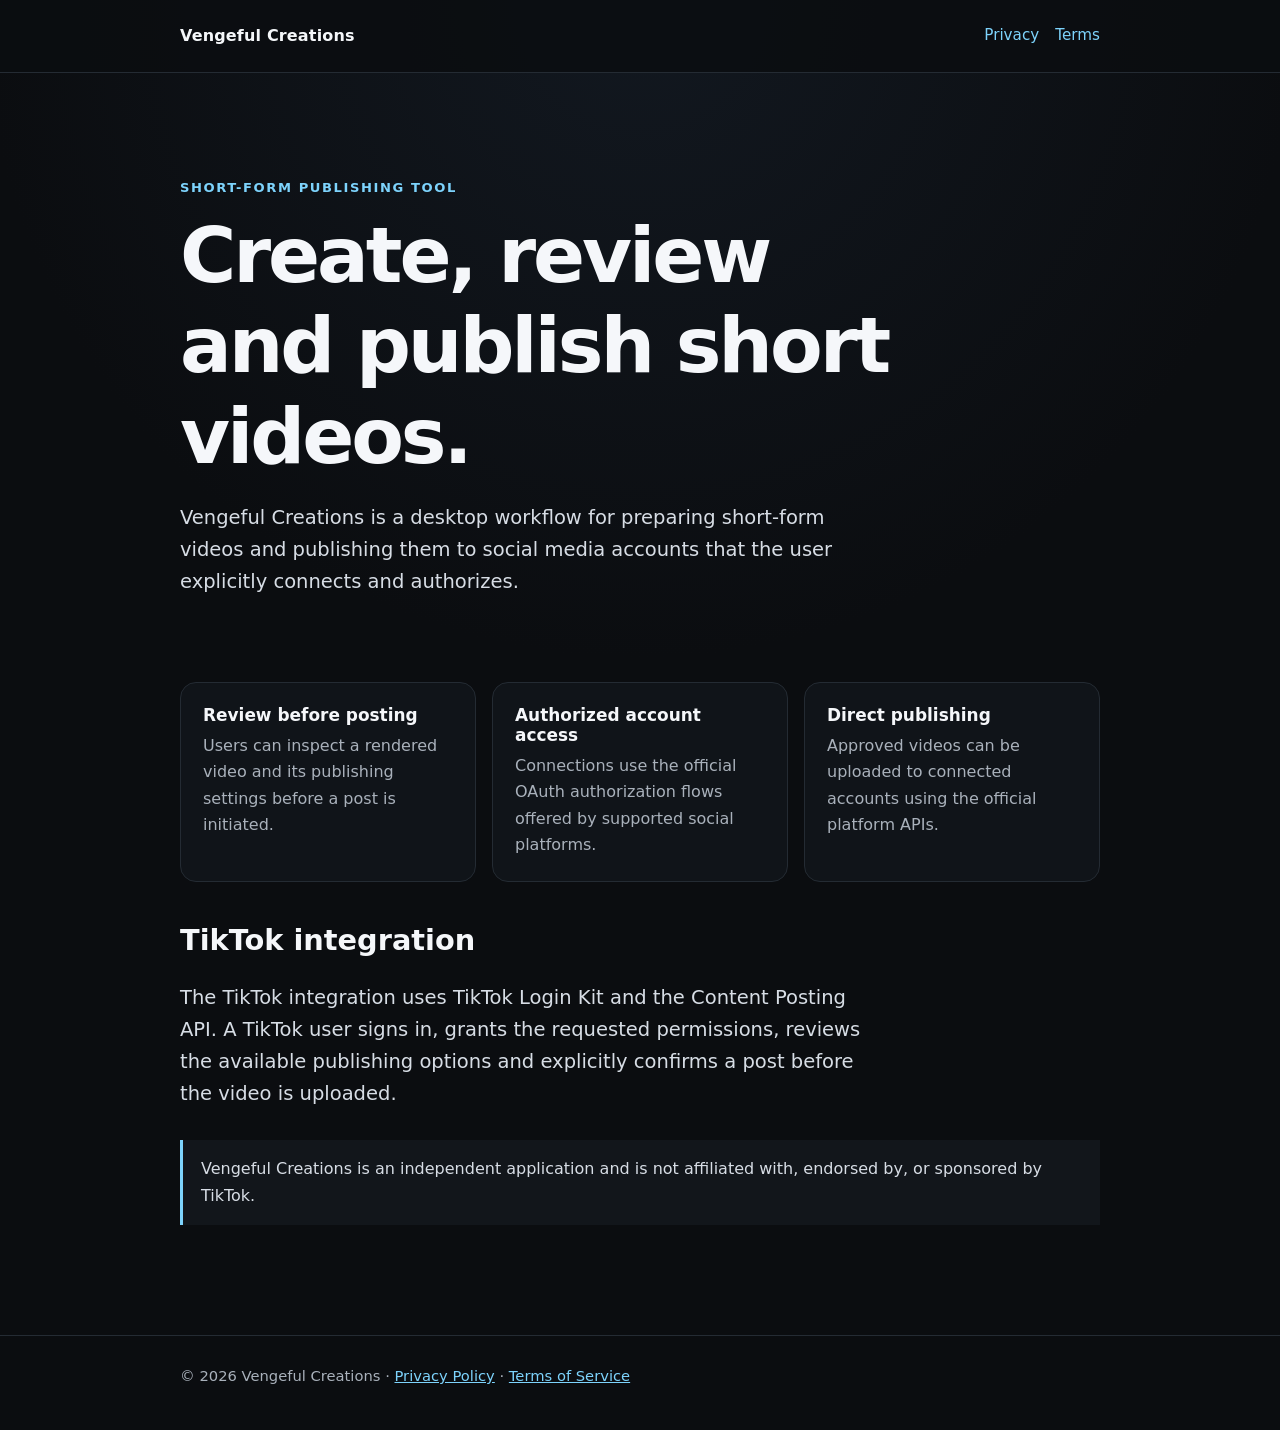
<file: index.html>
<!doctype html>
<html lang="en">
<head>
  <meta charset="utf-8">
  <meta name="viewport" content="width=device-width, initial-scale=1">
  <meta name="description" content="Vengeful Creations is a desktop tool for creating, reviewing and publishing short-form videos to connected social platforms.">
  <title>Vengeful Creations</title>
  <link rel="stylesheet" href="styles.css">
</head>
<body>
  <header>
    <div class="wrap nav">
      <a class="brand" href="index.html">Vengeful Creations</a>
      <nav aria-label="Primary navigation">
        <a href="privacy.html">Privacy</a>
        <a href="terms.html">Terms</a>
      </nav>
    </div>
  </header>

  <main>
    <div class="wrap">
      <section class="hero">
        <div class="eyebrow">Short-form publishing tool</div>
        <h1>Create, review and publish short videos.</h1>
        <p class="lead">
          Vengeful Creations is a desktop workflow for preparing short-form videos and publishing them to social media accounts that the user explicitly connects and authorizes.
        </p>
      </section>

      <section class="grid" aria-label="Core features">
        <article class="card">
          <h3>Review before posting</h3>
          <p>Users can inspect a rendered video and its publishing settings before a post is initiated.</p>
        </article>
        <article class="card">
          <h3>Authorized account access</h3>
          <p>Connections use the official OAuth authorization flows offered by supported social platforms.</p>
        </article>
        <article class="card">
          <h3>Direct publishing</h3>
          <p>Approved videos can be uploaded to connected accounts using the official platform APIs.</p>
        </article>
      </section>

      <section>
        <h2>TikTok integration</h2>
        <p class="lead">
          The TikTok integration uses TikTok Login Kit and the Content Posting API. A TikTok user signs in, grants the requested permissions, reviews the available publishing options and explicitly confirms a post before the video is uploaded.
        </p>
        <div class="notice">
          Vengeful Creations is an independent application and is not affiliated with, endorsed by, or sponsored by TikTok.
        </div>
      </section>
    </div>
  </main>

  <footer>
    <div class="wrap">
      © 2026 Vengeful Creations · <a href="privacy.html">Privacy Policy</a> · <a href="terms.html">Terms of Service</a>
    </div>
  </footer>
</body>
</html>
</file>
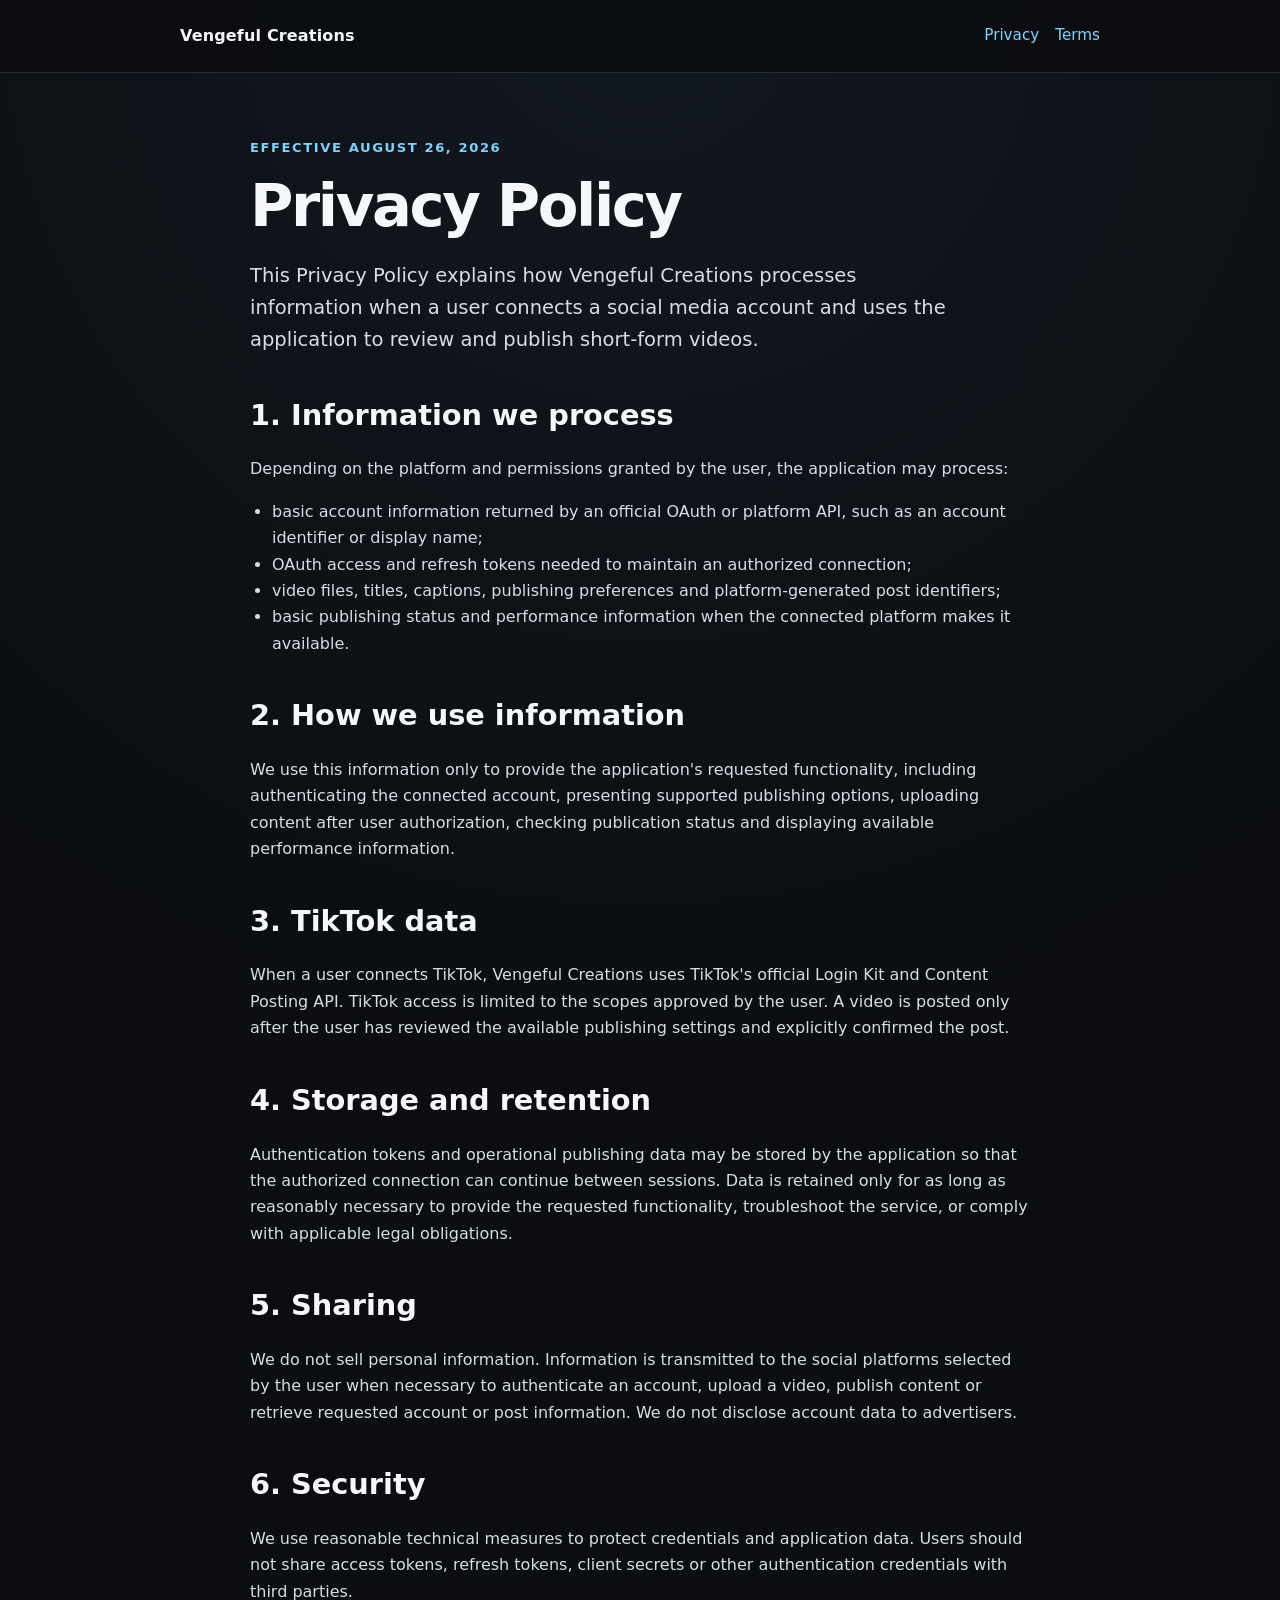
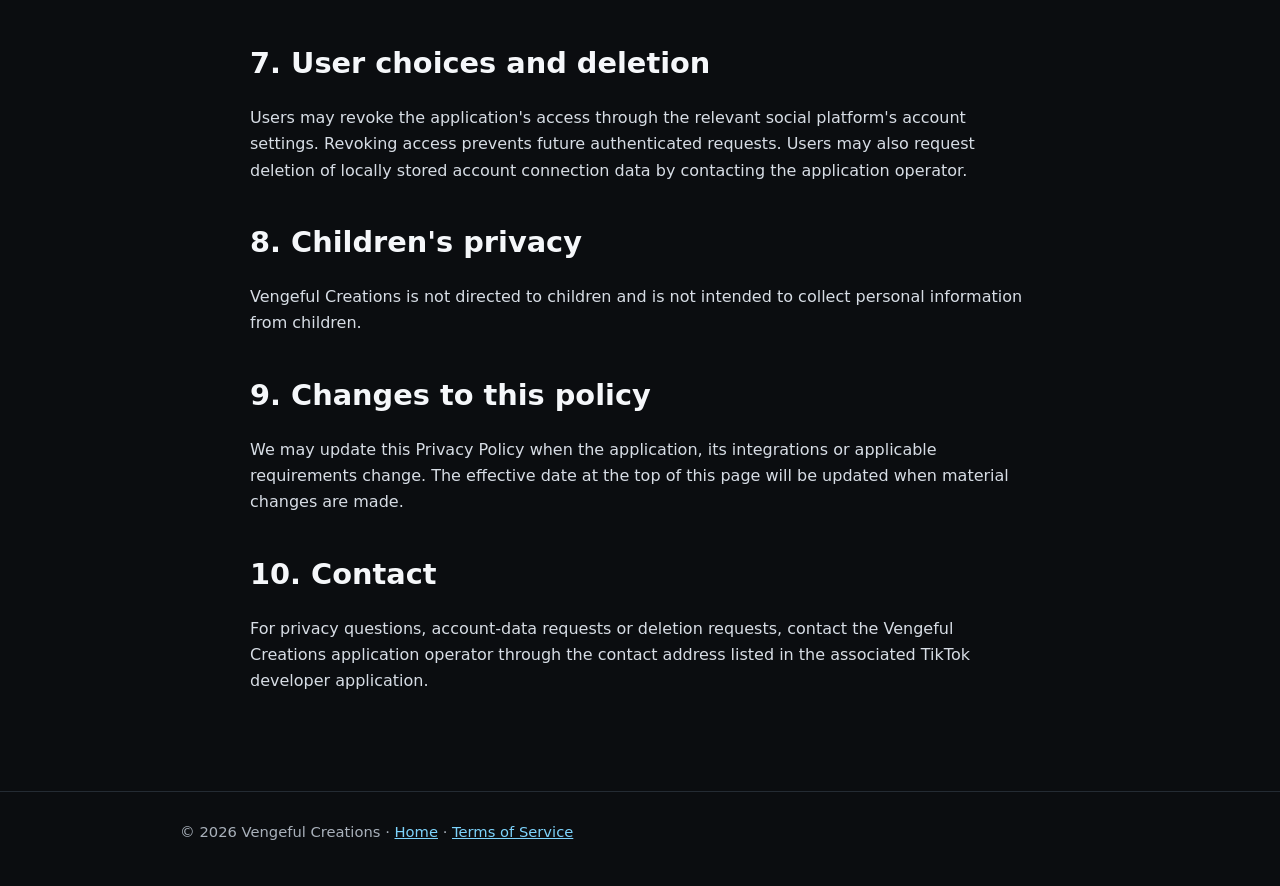
<file: privacy.html>
<!doctype html>
<html lang="en">
<head>
  <meta charset="utf-8">
  <meta name="viewport" content="width=device-width, initial-scale=1">
  <meta name="description" content="Privacy Policy for Vengeful Creations.">
  <title>Privacy Policy · Vengeful Creations</title>
  <link rel="stylesheet" href="styles.css">
</head>
<body>
  <header>
    <div class="wrap nav">
      <a class="brand" href="index.html">Vengeful Creations</a>
      <nav aria-label="Primary navigation">
        <a href="privacy.html" aria-current="page">Privacy</a>
        <a href="terms.html">Terms</a>
      </nav>
    </div>
  </header>

  <main>
    <article class="wrap policy">
      <div class="eyebrow">Effective August 26, 2026</div>
      <h1>Privacy Policy</h1>
      <p class="lead">
        This Privacy Policy explains how Vengeful Creations processes information when a user connects a social media account and uses the application to review and publish short-form videos.
      </p>

      <h2>1. Information we process</h2>
      <p>Depending on the platform and permissions granted by the user, the application may process:</p>
      <ul>
        <li>basic account information returned by an official OAuth or platform API, such as an account identifier or display name;</li>
        <li>OAuth access and refresh tokens needed to maintain an authorized connection;</li>
        <li>video files, titles, captions, publishing preferences and platform-generated post identifiers;</li>
        <li>basic publishing status and performance information when the connected platform makes it available.</li>
      </ul>

      <h2>2. How we use information</h2>
      <p>We use this information only to provide the application's requested functionality, including authenticating the connected account, presenting supported publishing options, uploading content after user authorization, checking publication status and displaying available performance information.</p>

      <h2>3. TikTok data</h2>
      <p>When a user connects TikTok, Vengeful Creations uses TikTok's official Login Kit and Content Posting API. TikTok access is limited to the scopes approved by the user. A video is posted only after the user has reviewed the available publishing settings and explicitly confirmed the post.</p>

      <h2>4. Storage and retention</h2>
      <p>Authentication tokens and operational publishing data may be stored by the application so that the authorized connection can continue between sessions. Data is retained only for as long as reasonably necessary to provide the requested functionality, troubleshoot the service, or comply with applicable legal obligations.</p>

      <h2>5. Sharing</h2>
      <p>We do not sell personal information. Information is transmitted to the social platforms selected by the user when necessary to authenticate an account, upload a video, publish content or retrieve requested account or post information. We do not disclose account data to advertisers.</p>

      <h2>6. Security</h2>
      <p>We use reasonable technical measures to protect credentials and application data. Users should not share access tokens, refresh tokens, client secrets or other authentication credentials with third parties.</p>

      <h2>7. User choices and deletion</h2>
      <p>Users may revoke the application's access through the relevant social platform's account settings. Revoking access prevents future authenticated requests. Users may also request deletion of locally stored account connection data by contacting the application operator.</p>

      <h2>8. Children's privacy</h2>
      <p>Vengeful Creations is not directed to children and is not intended to collect personal information from children.</p>

      <h2>9. Changes to this policy</h2>
      <p>We may update this Privacy Policy when the application, its integrations or applicable requirements change. The effective date at the top of this page will be updated when material changes are made.</p>

      <h2>10. Contact</h2>
      <p>For privacy questions, account-data requests or deletion requests, contact the Vengeful Creations application operator through the contact address listed in the associated TikTok developer application.</p>
    </article>
  </main>

  <footer>
    <div class="wrap">© 2026 Vengeful Creations · <a href="index.html">Home</a> · <a href="terms.html">Terms of Service</a></div>
  </footer>
</body>
</html>
</file>
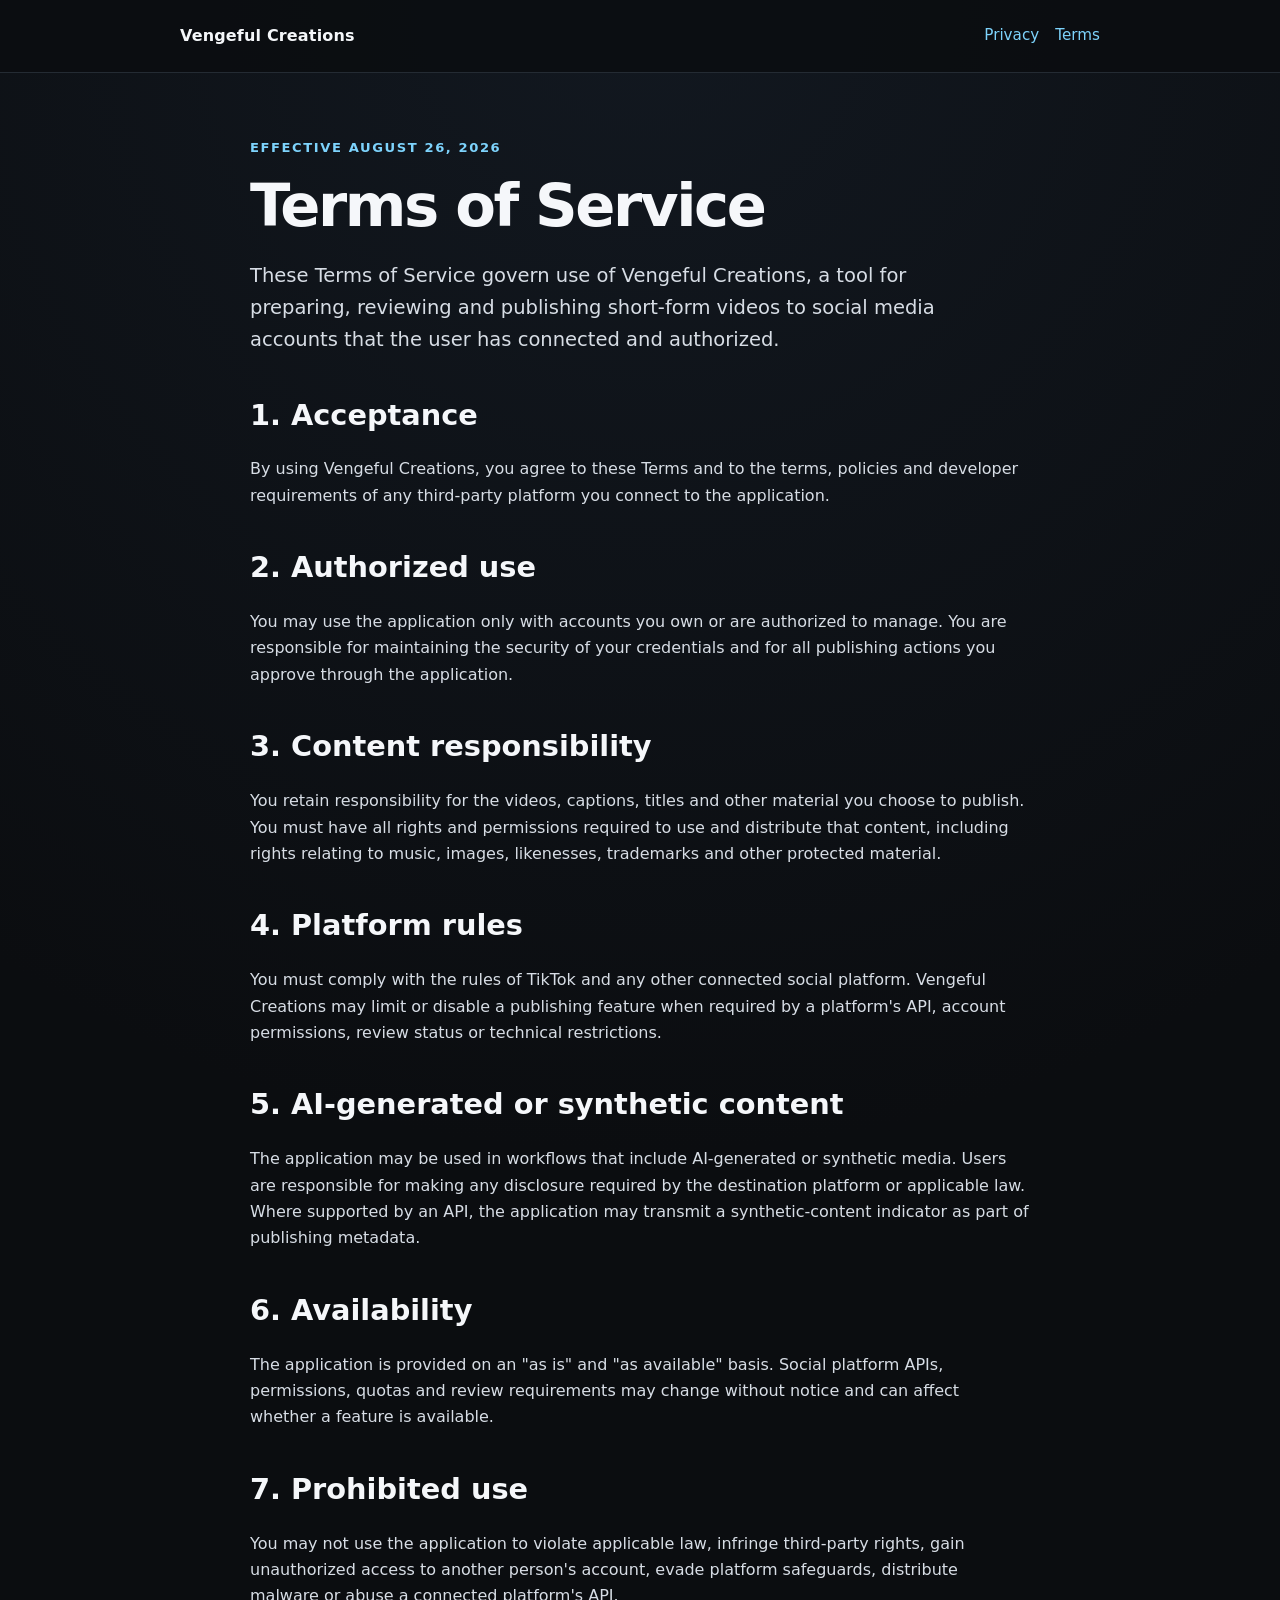
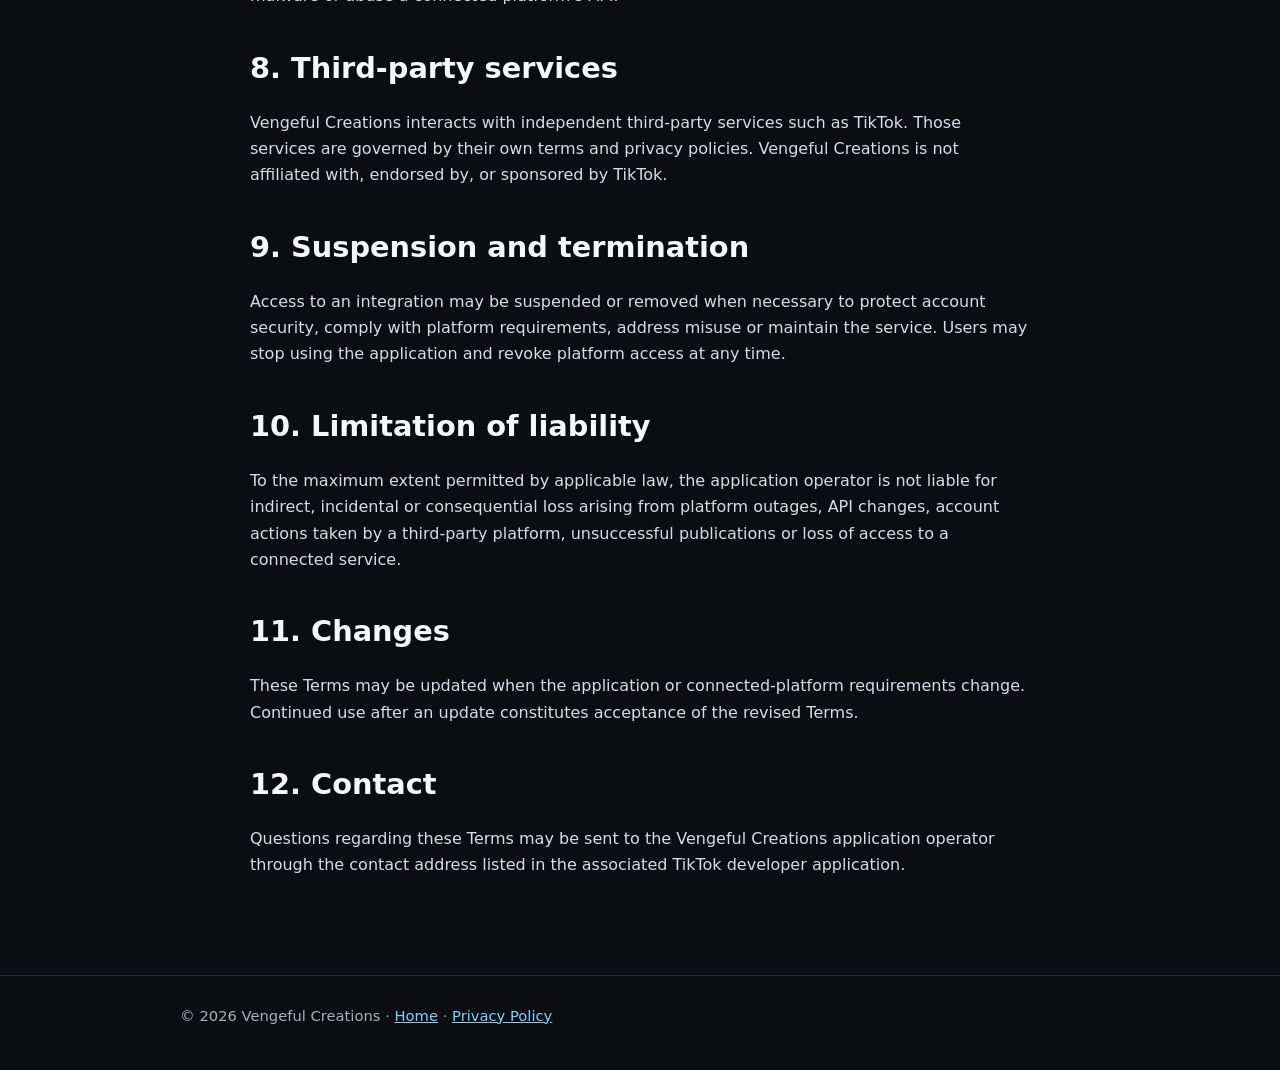
<file: terms.html>
<!doctype html>
<html lang="en">
<head>
  <meta charset="utf-8">
  <meta name="viewport" content="width=device-width, initial-scale=1">
  <meta name="description" content="Terms of Service for Vengeful Creations.">
  <title>Terms of Service · Vengeful Creations</title>
  <link rel="stylesheet" href="styles.css">
</head>
<body>
  <header>
    <div class="wrap nav">
      <a class="brand" href="index.html">Vengeful Creations</a>
      <nav aria-label="Primary navigation">
        <a href="privacy.html">Privacy</a>
        <a href="terms.html" aria-current="page">Terms</a>
      </nav>
    </div>
  </header>

  <main>
    <article class="wrap policy">
      <div class="eyebrow">Effective August 26, 2026</div>
      <h1>Terms of Service</h1>
      <p class="lead">
        These Terms of Service govern use of Vengeful Creations, a tool for preparing, reviewing and publishing short-form videos to social media accounts that the user has connected and authorized.
      </p>

      <h2>1. Acceptance</h2>
      <p>By using Vengeful Creations, you agree to these Terms and to the terms, policies and developer requirements of any third-party platform you connect to the application.</p>

      <h2>2. Authorized use</h2>
      <p>You may use the application only with accounts you own or are authorized to manage. You are responsible for maintaining the security of your credentials and for all publishing actions you approve through the application.</p>

      <h2>3. Content responsibility</h2>
      <p>You retain responsibility for the videos, captions, titles and other material you choose to publish. You must have all rights and permissions required to use and distribute that content, including rights relating to music, images, likenesses, trademarks and other protected material.</p>

      <h2>4. Platform rules</h2>
      <p>You must comply with the rules of TikTok and any other connected social platform. Vengeful Creations may limit or disable a publishing feature when required by a platform's API, account permissions, review status or technical restrictions.</p>

      <h2>5. AI-generated or synthetic content</h2>
      <p>The application may be used in workflows that include AI-generated or synthetic media. Users are responsible for making any disclosure required by the destination platform or applicable law. Where supported by an API, the application may transmit a synthetic-content indicator as part of publishing metadata.</p>

      <h2>6. Availability</h2>
      <p>The application is provided on an "as is" and "as available" basis. Social platform APIs, permissions, quotas and review requirements may change without notice and can affect whether a feature is available.</p>

      <h2>7. Prohibited use</h2>
      <p>You may not use the application to violate applicable law, infringe third-party rights, gain unauthorized access to another person's account, evade platform safeguards, distribute malware or abuse a connected platform's API.</p>

      <h2>8. Third-party services</h2>
      <p>Vengeful Creations interacts with independent third-party services such as TikTok. Those services are governed by their own terms and privacy policies. Vengeful Creations is not affiliated with, endorsed by, or sponsored by TikTok.</p>

      <h2>9. Suspension and termination</h2>
      <p>Access to an integration may be suspended or removed when necessary to protect account security, comply with platform requirements, address misuse or maintain the service. Users may stop using the application and revoke platform access at any time.</p>

      <h2>10. Limitation of liability</h2>
      <p>To the maximum extent permitted by applicable law, the application operator is not liable for indirect, incidental or consequential loss arising from platform outages, API changes, account actions taken by a third-party platform, unsuccessful publications or loss of access to a connected service.</p>

      <h2>11. Changes</h2>
      <p>These Terms may be updated when the application or connected-platform requirements change. Continued use after an update constitutes acceptance of the revised Terms.</p>

      <h2>12. Contact</h2>
      <p>Questions regarding these Terms may be sent to the Vengeful Creations application operator through the contact address listed in the associated TikTok developer application.</p>
    </article>
  </main>

  <footer>
    <div class="wrap">© 2026 Vengeful Creations · <a href="index.html">Home</a> · <a href="privacy.html">Privacy Policy</a></div>
  </footer>
</body>
</html>
</file>
<file: styles.css>
:root {
  color-scheme: dark;
  --bg: #0b0d10;
  --panel: #12161b;
  --text: #f5f7fa;
  --muted: #a9b1bb;
  --line: #242b33;
  --accent: #7dd3fc;
  --accent-strong: #38bdf8;
  --max: 920px;
}

* { box-sizing: border-box; }

html { scroll-behavior: smooth; }

body {
  margin: 0;
  font-family: Inter, ui-sans-serif, system-ui, -apple-system, BlinkMacSystemFont, "Segoe UI", sans-serif;
  background: radial-gradient(circle at top, #121820 0, var(--bg) 42%);
  color: var(--text);
  line-height: 1.65;
}

a { color: var(--accent); }
a:hover { color: var(--accent-strong); }

.wrap {
  width: min(calc(100% - 32px), var(--max));
  margin: 0 auto;
}

header {
  border-bottom: 1px solid var(--line);
  background: rgba(11, 13, 16, 0.88);
}

.nav {
  min-height: 72px;
  display: flex;
  align-items: center;
  justify-content: space-between;
  gap: 20px;
}

.brand {
  color: var(--text);
  text-decoration: none;
  font-weight: 750;
  letter-spacing: 0.01em;
}

nav {
  display: flex;
  flex-wrap: wrap;
  gap: 16px;
  font-size: 0.95rem;
}

nav a { text-decoration: none; }

main { padding: 64px 0 80px; }

.hero { padding: 40px 0 28px; }

.eyebrow {
  color: var(--accent);
  font-size: 0.82rem;
  font-weight: 750;
  letter-spacing: 0.12em;
  text-transform: uppercase;
}

h1, h2, h3 { line-height: 1.18; }

h1 {
  max-width: 760px;
  margin: 12px 0 18px;
  font-size: clamp(2.3rem, 7vw, 4.8rem);
  letter-spacing: -0.04em;
}

h2 {
  margin-top: 42px;
  font-size: clamp(1.35rem, 3vw, 1.8rem);
}

p, li { color: #d7dde5; }
.muted { color: var(--muted); }

.lead {
  max-width: 700px;
  font-size: clamp(1.05rem, 2.4vw, 1.22rem);
  color: #d7dde5;
}

.grid {
  display: grid;
  grid-template-columns: repeat(3, minmax(0, 1fr));
  gap: 16px;
  margin-top: 36px;
}

.card {
  min-width: 0;
  padding: 22px;
  border: 1px solid var(--line);
  border-radius: 16px;
  background: rgba(18, 22, 27, 0.78);
}

.card h3 { margin: 0 0 8px; font-size: 1.06rem; }
.card p { margin: 0; color: var(--muted); }

.policy {
  max-width: 780px;
  margin: 0 auto;
}

.policy h1 {
  font-size: clamp(2.1rem, 6vw, 3.7rem);
}

.policy ul { padding-left: 22px; }

.notice {
  margin: 30px 0;
  padding: 16px 18px;
  border-left: 3px solid var(--accent);
  background: var(--panel);
  color: #d7dde5;
}

footer {
  padding: 28px 0 42px;
  border-top: 1px solid var(--line);
  color: var(--muted);
  font-size: 0.92rem;
}

@media (max-width: 720px) {
  .nav { align-items: flex-start; flex-direction: column; padding: 18px 0; }
  .grid { grid-template-columns: 1fr; }
  main { padding-top: 34px; }
}
</file>
